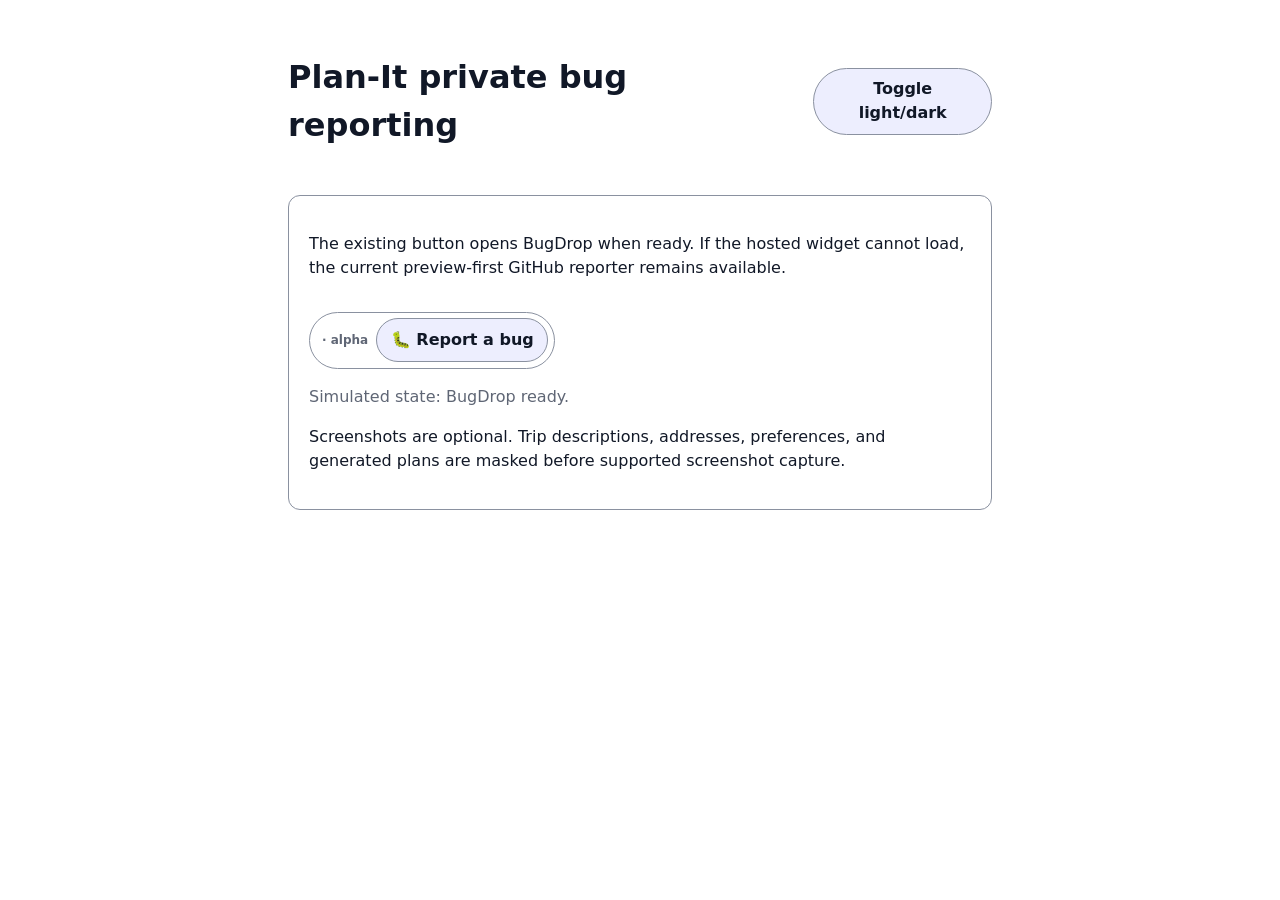
<file: theme-sandbox/index.html>
<!doctype html>
<html lang="en">
  <head>
    <meta charset="utf-8" />
    <meta name="viewport" content="width=device-width, initial-scale=1" />
    <title>Plan-It BugDrop states</title>
    <link rel="icon" href="data:," />
    <style>
      * { box-sizing: border-box; }
      :root {
        color-scheme: light dark;
        --color-bg-primary: #ffffff;
        --color-bg-card: #ffffff;
        --color-border: #8a91a0;
        --color-text-primary: #111827;
        --color-text-secondary: #5f6675;
        --color-accent: #4f5ef5;
        --color-accent-muted: rgba(79, 94, 245, 0.1);
        --color-text-inverse: #ffffff;
      }
      html.dark {
        --color-bg-primary: #0f1117;
        --color-bg-card: #1a1d24;
        --color-border: #697180;
        --color-text-primary: #f3f4f6;
        --color-text-secondary: #b7bdc8;
        --color-accent: #7c87ff;
        --color-accent-muted: rgba(124, 135, 255, 0.16);
      }
      body {
        margin: 0;
        min-height: 100vh;
        padding: 2rem;
        background: var(--color-bg-primary);
        color: var(--color-text-primary);
        font: 16px/1.5 Inter, system-ui, sans-serif;
      }
      main { width: min(44rem, 100%); margin: auto; }
      .toolbar { display: flex; align-items: center; justify-content: space-between; gap: 1rem; }
      .panel {
        margin-top: 1.5rem;
        padding: 1.25rem;
        border: 1px solid var(--color-border);
        border-radius: 0.75rem;
        background: var(--color-bg-card);
      }
      .bug-report-fab {
        display: inline-flex;
        align-items: center;
        gap: 0.5rem;
        margin-top: 1rem;
        padding: 0.35rem 0.35rem 0.35rem 0.75rem;
        border: 1px solid var(--color-border);
        border-radius: 9999px;
        background: var(--color-bg-card);
      }
      .badge { color: var(--color-text-secondary); font-size: 0.75rem; font-weight: 600; }
      button {
        min-height: 44px;
        padding: 0.55rem 0.85rem;
        border: 1px solid var(--color-border);
        border-radius: 9999px;
        background: var(--color-accent-muted);
        color: var(--color-text-primary);
        font: inherit;
        font-weight: 600;
        cursor: pointer;
      }
      button:hover { background: var(--color-accent); color: var(--color-text-inverse); }
      button:focus-visible { outline: 3px solid var(--color-accent); outline-offset: 3px; }
      #state { color: var(--color-text-secondary); }
    </style>
  </head>
  <body>
    <main>
      <div class="toolbar">
        <h1>Plan-It private bug reporting</h1>
        <button id="theme" type="button">Toggle light/dark</button>
      </div>
      <section class="panel">
        <p>
          The existing button opens BugDrop when ready. If the hosted widget cannot
          load, the current preview-first GitHub reporter remains available.
        </p>
        <div class="bug-report-fab">
          <span class="badge">· alpha</span>
          <button id="report" type="button">🐛 Report a bug</button>
        </div>
        <p id="state" aria-live="polite">Simulated state: BugDrop ready.</p>
        <p>
          Screenshots are optional. Trip descriptions, addresses, preferences, and
          generated plans are masked before supported screenshot capture.
        </p>
      </section>
    </main>
    <script>
      var ready = true;
      document.getElementById("report").addEventListener("click", function () {
        document.getElementById("state").textContent = ready
          ? "Would open BugDrop’s private, account-free report form."
          : "Would open Plan-It’s existing GitHub fallback.";
        ready = !ready;
      });
      document.getElementById("theme").addEventListener("click", function () {
        document.documentElement.classList.toggle("dark");
      });
    </script>
  </body>
</html>
</file>
